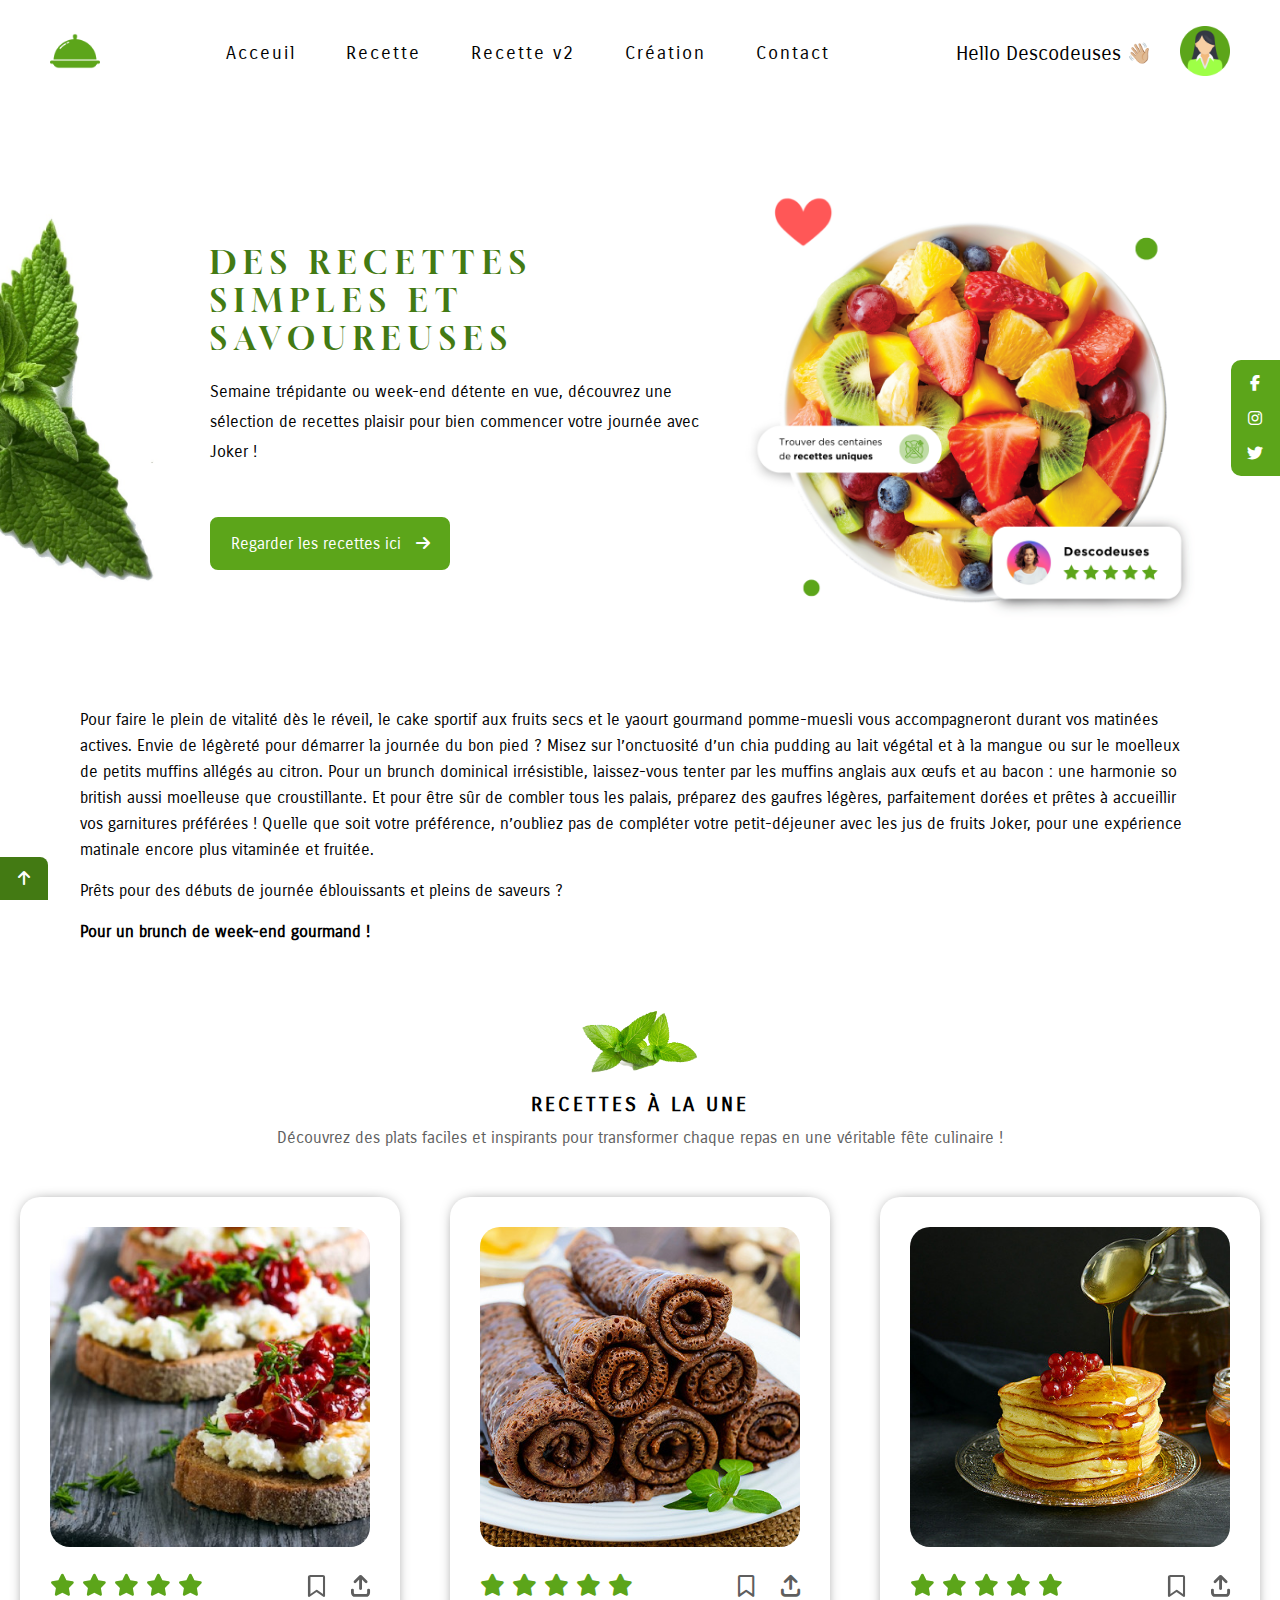
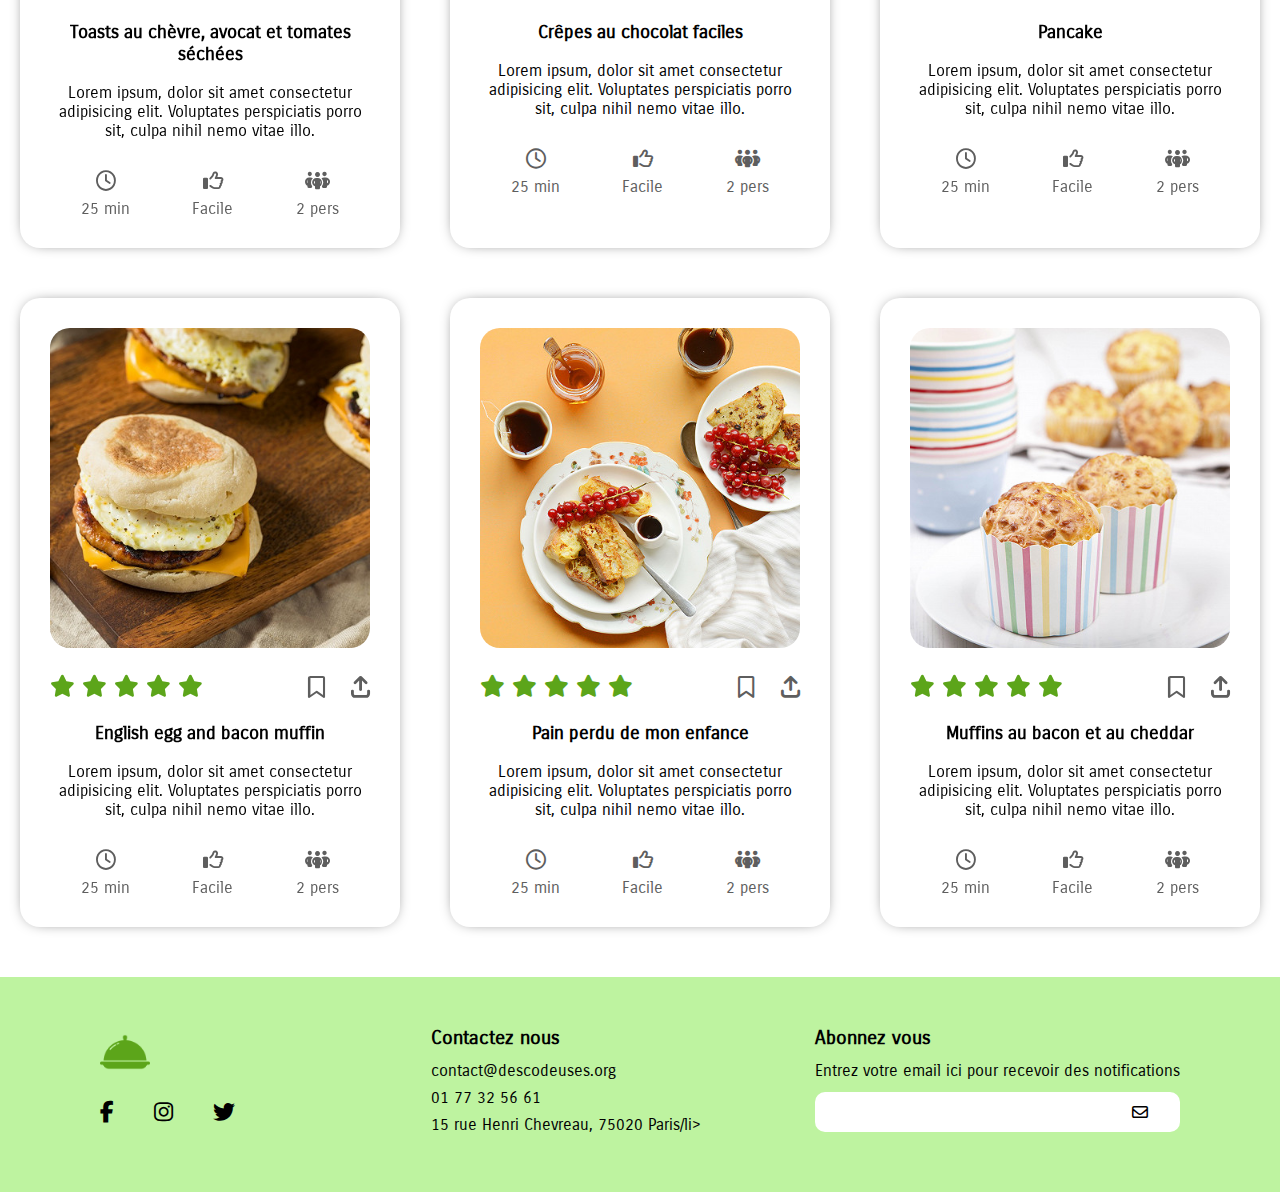
<file: index.html>
<!DOCTYPE html>
<html lang="en">

<head>
  <meta charset="UTF-8" />
  <meta name="viewport" content="width=device-width, initial-scale=1.0" />
  <link rel="stylesheet" href="../assets/css/style.css">
  <link rel="stylesheet" href="https://cdnjs.cloudflare.com/ajax/libs/font-awesome/6.5.2/css/all.min.css">
  <title>Acceuil</title>
</head>

<body>
  <header>
    <nav>
      <div class="navbar-container">
        <div class="navbar">
          <div class="logo">
            <div class="img-logo">
              <img src="../assets/images/logo.png" alt="logo">
            </div>
          </div>
          <div class="nav-links-container">
            <ul class="nav-links">
              <li><a href="../pages/index.html">Acceuil</a></li>
              <li><a href="../pages/recette.html">Recette</a></li>
              <li><a href="../pages/recette_v2.html">Recette v2</a></li>
              <li><a href="../pages/creation.html">Création</a></li>
              <li><a href="../pages/contact.html">Contact</a></li>
            </ul>
          </div>
          <div class="profile">
            <p>Hello Descodeuses 👋🏼</p>
            <div class="profile-pic">
              <img src="../assets/images/profile-pic.png" alt="pdp">
            </div>
          </div>
        </div>
      </div>
    </nav>
  </header>

  <main>
    <a href="#top">
      <div class="go-top"><i class="fa-solid fa-arrow-up"></i></div>
    </a>

    <div class="social">
      <i class="fa-brands fa-facebook-f"></i>
      <i class="fa-brands fa-instagram"></i>
      <i class="fa-brands fa-twitter"></i>
    </div>

    <div class="haut">
      <div class="plante">
        <img src="../assets/images/plante.png" alt="plante">
      </div>
      <div class="title">
        <h1>des recettes simples et savoureuses</h1>
        <div class="description-title">
          <p>
            Semaine trépidante ou week-end détente en vue, découvrez une sélection
            de recettes plaisir pour bien commencer votre journée avec Joker !
          </p>
        </div>
        <div class="bouton-recette">
          <a href="../pages/recette.html">
            <p>Regarder les recettes ici<i class="fa-solid fa-arrow-right"></i></p>
          </a>
        </div>
      </div>
      <div class="plat-haut">
        <img src="../assets/images/plat.png" alt="plat">
      </div>
    </div>

    <div class="description">
      <p>
        Pour faire le plein de vitalité dès le réveil, le cake sportif aux
        fruits secs et le yaourt gourmand pomme-muesli vous accompagneront
        durant vos matinées actives. Envie de légèreté pour démarrer la
        journée du bon pied ? Misez sur l’onctuosité d’un chia pudding au lait
        végétal et à la mangue ou sur le moelleux de petits muffins allégés au
        citron. Pour un brunch dominical irrésistible, laissez-vous tenter par
        les muffins anglais aux œufs et au bacon : une harmonie so british
        aussi moelleuse que croustillante. Et pour être sûr de combler tous
        les palais, préparez des gaufres légères, parfaitement dorées et
        prêtes à accueillir vos garnitures préférées ! Quelle que soit votre
        préférence, n’oubliez pas de compléter votre petit-déjeuner avec les
        jus de fruits Joker, pour une expérience matinale encore plus
        vitaminée et fruitée.
      </p>
      <p>
        Prêts pour des débuts de journée éblouissants et pleins de saveurs ?
      </p>
      <p><strong>Pour un brunch de week-end gourmand !</strong></p>
    </div>

    <div class="container-recipies">
      <div class="title-description">
        <div class="img-desc">
          <img src="../assets/images/menthe.png" alt="menthe">
        </div>
        <h2>Recettes à la une</h2>
        <p>Découvrez des plats faciles et inspirants pour transformer chaque repas en une véritable fête culinaire !</p>
      </div>

      <div class="liste-recettes">

        <div class="recette">
          <div class="image-recette">
            <img src="../assets/images/toasts-au-chevre-avocat-et-tomates-sechees.jpg" alt="toast" />
          </div>
          <div class="note-share-save">
            <div class="note">
              <i class="fa-solid fa-star"></i>
              <i class="fa-solid fa-star"></i>
              <i class="fa-solid fa-star"></i>
              <i class="fa-solid fa-star"></i>
              <i class="fa-solid fa-star"></i>
            </div>
            <div class="share-save">
              <i class="fa-regular fa-bookmark"></i>
              <i class="fa-solid fa-arrow-up-from-bracket"></i>
            </div>
          </div>

          <div class="name-recette">
            <a href="../pages/recette.html">Toasts au chèvre, avocat et tomates séchées</a>
          </div>
          <div class="desc-recette">
            <p>Lorem ipsum, dolor sit amet consectetur adipisicing elit. Voluptates perspiciatis porro sit, culpa nihil
              nemo vitae illo.</p>
          </div>
          <div class="under-desc">
            <div class="under">
              <div class="icon"><i class="fa-regular fa-clock"></i></div>
              <div class="text-under">25 min</div>
            </div>
            <div class="under">
              <div class="icon"><i class="fa-regular fa-thumbs-up"></i></div>
              <div class="text-under">Facile</div>
            </div>
            <div class="under">
              <div class="icon"><i class="fa-solid fa-people-group"></i></div>
              <div class="text-under">2 pers</div>
            </div>
          </div>
        </div>

        <div class="recette">
          <div class="image-recette">
            <img src="../assets/images/crepes-au-chocolat.jpeg" alt="crepe" />
          </div>
          <div class="note-share-save">
            <div class="note">
              <i class="fa-solid fa-star"></i>
              <i class="fa-solid fa-star"></i>
              <i class="fa-solid fa-star"></i>
              <i class="fa-solid fa-star"></i>
              <i class="fa-solid fa-star"></i>
            </div>
            <div class="share-save">
              <i class="fa-regular fa-bookmark"></i>
              <i class="fa-solid fa-arrow-up-from-bracket"></i>
            </div>
          </div>

          <div class="name-recette">
            <a href="../pages/recette.html">Crêpes au chocolat faciles</a>
          </div>
          <div class="desc-recette">
            <p>Lorem ipsum, dolor sit amet consectetur adipisicing elit. Voluptates perspiciatis porro sit, culpa nihil
              nemo vitae illo.</p>
          </div>
          <div class="under-desc">
            <div class="under">
              <div class="icon"><i class="fa-regular fa-clock"></i></div>
              <div class="text-under">25 min</div>
            </div>
            <div class="under">
              <div class="icon"><i class="fa-regular fa-thumbs-up"></i></div>
              <div class="text-under">Facile</div>
            </div>
            <div class="under">
              <div class="icon"><i class="fa-solid fa-people-group"></i></div>
              <div class="text-under">2 pers</div>
            </div>
          </div>
        </div>

        <div class="recette">
          <div class="image-recette">
            <img src="../assets/images/pancakes.jpg" alt="Pancake" />
          </div>
          <div class="note-share-save">
            <div class="note">
              <i class="fa-solid fa-star"></i>
              <i class="fa-solid fa-star"></i>
              <i class="fa-solid fa-star"></i>
              <i class="fa-solid fa-star"></i>
              <i class="fa-solid fa-star"></i>
            </div>
            <div class="share-save">
              <i class="fa-regular fa-bookmark"></i>
              <i class="fa-solid fa-arrow-up-from-bracket"></i>
            </div>
          </div>

          <div class="name-recette">
            <a href="../pages/recette.html">Pancake</a>
          </div>
          <div class="desc-recette">
            <p>Lorem ipsum, dolor sit amet consectetur adipisicing elit. Voluptates perspiciatis porro sit, culpa nihil
              nemo vitae illo.</p>
          </div>
          <div class="under-desc">
            <div class="under">
              <div class="icon"><i class="fa-regular fa-clock"></i></div>
              <div class="text-under">25 min</div>
            </div>
            <div class="under">
              <div class="icon"><i class="fa-regular fa-thumbs-up"></i></div>
              <div class="text-under">Facile</div>
            </div>
            <div class="under">
              <div class="icon"><i class="fa-solid fa-people-group"></i></div>
              <div class="text-under">2 pers</div>
            </div>
          </div>
        </div>

        <div class="recette">
          <div class="image-recette">
            <img src="../assets/images/english-breakfast-muffin.jpg" alt="egg" />
          </div>
          <div class="note-share-save">
            <div class="note">
              <i class="fa-solid fa-star"></i>
              <i class="fa-solid fa-star"></i>
              <i class="fa-solid fa-star"></i>
              <i class="fa-solid fa-star"></i>
              <i class="fa-solid fa-star"></i>
            </div>
            <div class="share-save">
              <i class="fa-regular fa-bookmark"></i>
              <i class="fa-solid fa-arrow-up-from-bracket"></i>
            </div>
          </div>

          <div class="name-recette">
            <a href="../pages/recette.html">English egg and bacon muffin</a>
          </div>
          <div class="desc-recette">
            <p>Lorem ipsum, dolor sit amet consectetur adipisicing elit. Voluptates perspiciatis porro sit, culpa nihil
              nemo vitae illo. </p>
          </div>
          <div class="under-desc">
            <div class="under">
              <div class="icon"><i class="fa-regular fa-clock"></i></div>
              <div class="text-under">25 min</div>
            </div>
            <div class="under">
              <div class="icon"><i class="fa-regular fa-thumbs-up"></i></div>
              <div class="text-under">Facile</div>
            </div>
            <div class="under">
              <div class="icon"><i class="fa-solid fa-people-group"></i></div>
              <div class="text-under">2 pers</div>
            </div>
          </div>
        </div>

        <div class="recette">
          <div class="image-recette">
            <img src="../assets/images/pain-perdu.jpg" alt="pain-perdu" />
          </div>
          <div class="note-share-save">
            <div class="note">
              <i class="fa-solid fa-star"></i>
              <i class="fa-solid fa-star"></i>
              <i class="fa-solid fa-star"></i>
              <i class="fa-solid fa-star"></i>
              <i class="fa-solid fa-star"></i>
            </div>
            <div class="share-save">
              <i class="fa-regular fa-bookmark"></i>
              <i class="fa-solid fa-arrow-up-from-bracket"></i>
            </div>
          </div>

          <div class="name-recette">
            <a href="../pages/recette.html">Pain perdu de mon enfance</a>
          </div>
          <div class="desc-recette">
            <p>Lorem ipsum, dolor sit amet consectetur adipisicing elit. Voluptates perspiciatis porro sit, culpa nihil
              nemo vitae illo.</p>
          </div>
          <div class="under-desc">
            <div class="under">
              <div class="icon"><i class="fa-regular fa-clock"></i></div>
              <div class="text-under">25 min</div>
            </div>
            <div class="under">
              <div class="icon"><i class="fa-regular fa-thumbs-up"></i></div>
              <div class="text-under">Facile</div>
            </div>
            <div class="under">
              <div class="icon"><i class="fa-solid fa-people-group"></i></div>
              <div class="text-under">2 pers</div>
            </div>
          </div>
        </div>

        <div class="recette">
          <div class="image-recette">
            <img src="../assets/images/muffins-au-bacon-et-au-cheddar.jpg" alt="muffin" />
          </div>
          <div class="note-share-save">
            <div class="note">
              <i class="fa-solid fa-star"></i>
              <i class="fa-solid fa-star"></i>
              <i class="fa-solid fa-star"></i>
              <i class="fa-solid fa-star"></i>
              <i class="fa-solid fa-star"></i>
            </div>
            <div class="share-save">
              <i class="fa-regular fa-bookmark"></i>
              <i class="fa-solid fa-arrow-up-from-bracket"></i>
            </div>
          </div>

          <div class="name-recette">
            <a href="../pages/recette.html">Muffins au bacon et au cheddar </a>
          </div>
          <div class="desc-recette">
            <p>Lorem ipsum, dolor sit amet consectetur adipisicing elit. Voluptates perspiciatis porro sit, culpa nihil
              nemo vitae illo.</p>
          </div>
          <div class="under-desc">
            <div class="under">
              <div class="icon"><i class="fa-regular fa-clock"></i></div>
              <div class="text-under">25 min</div>
            </div>
            <div class="under">
              <div class="icon"><i class="fa-regular fa-thumbs-up"></i></div>
              <div class="text-under">Facile</div>
            </div>
            <div class="under">
              <div class="icon"><i class="fa-solid fa-people-group"></i></div>
              <div class="text-under">2 pers</div>
            </div>
          </div>
        </div>

      </div>
    </div>

  </main>

  <footer>
    <div class="footer-container">
      <div class="left">

        <div class="logo">
          <div class="img-logo">
            <img src="../assets/images/logo.png" alt="logo">
          </div>
        </div>

        <div class="social-media">
          <i class="fa-brands fa-facebook-f"></i>
          <i class="fa-brands fa-instagram"></i>
          <i class="fa-brands fa-twitter"></i>
        </div>
      </div>

      <div class="center">
        <div class="contact-us">
          <h3>Contactez nous</h3>
          <ul>
            <li>contact@descodeuses.org</li>
            <li>01 77 32 56 61</li>
            <li>15 rue Henri Chevreau, 75020 Paris/li>
          </ul>
        </div>
      </div>
      <div class="right">
        <div class="subscribe">
          <h3>Abonnez vous</h3>
          <p>Entrez votre email ici pour recevoir des notifications</p>
          <form>
            <div class="input">
              <input type="email">
              <i class="fa-regular fa-envelope"></i>
            </div>
          </form>
        </div>
      </div>
    </div>
  </footer>
</body>

</html>
</file>
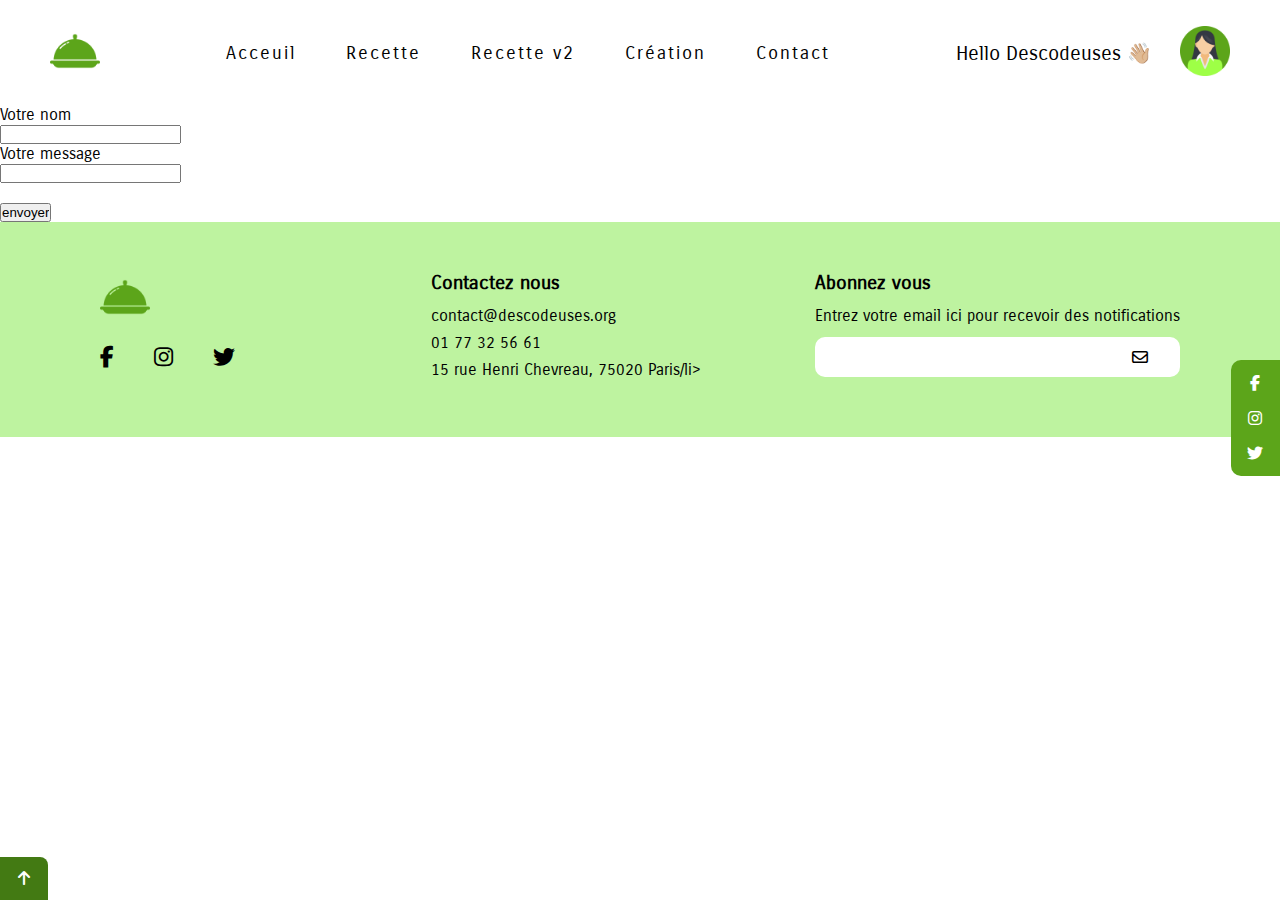
<file: pages/contact.html>
<!DOCTYPE html>
<html lang="en">

<head>
  <meta charset="UTF-8">
  <meta name="viewport" content="width=device-width, initial-scale=1.0">
  <link rel="stylesheet" href="../assets/css/style.css">
  <link rel="stylesheet" href="https://cdnjs.cloudflare.com/ajax/libs/font-awesome/6.5.2/css/all.min.css">
  <title>Contact</title>
</head>

<body>
  <header>
    <nav>
      <div class="navbar-container">
        <div class="navbar">
          <div class="logo">
            <div class="img-logo">
              <img src="../assets/images/logo.png" alt="logo">
            </div>
          </div>
          <div class="nav-links-container">
            <ul class="nav-links">
              <li><a href="../pages/index.html">Acceuil</a></li>
              <li><a href="../pages/recette.html">Recette</a></li>
              <li><a href="../pages/recette_v2.html">Recette v2</a></li>
              <li><a href="../pages/creation.html">Création</a></li>
              <li><a href="../pages/contact.html">Contact</a></li>
            </ul>
          </div>
          <div class="profile">
            <p>Hello Descodeuses 👋🏼</p>
            <div class="profile-pic">
              <img src="../assets/images/profile-pic.png" alt="pdp">
            </div>
          </div>
        </div>
      </div>
    </nav>
  </header>
  <main>
    <a href="#top">
      <div class="go-top"><i class="fa-solid fa-arrow-up"></i></div>
    </a>

    <div class="social">
      <i class="fa-brands fa-facebook-f"></i>
      <i class="fa-brands fa-instagram"></i>
      <i class="fa-brands fa-twitter"></i>
    </div>

    <section>
      <div class="message">
        <form>
          <label for="votre-nom">Votre nom</label>
          <br />
          <input type="text" name="votre-nom" />
          <br />
          <label for="votre-message">Votre message</label>
          <br />
          <input type="text" name="votre-message" />
          <br /><br />
          <label for=""></label>
          <input type="submit" value="envoyer" />
        </form>
      </div>
    </section>

  </main>
  <footer>
    <div class="footer-container">
      <div class="left">

        <div class="logo">
          <div class="img-logo">
            <img src="../assets/images/logo.png" alt="logo">
          </div>
        </div>

        <div class="social-media">
          <i class="fa-brands fa-facebook-f"></i>
          <i class="fa-brands fa-instagram"></i>
          <i class="fa-brands fa-twitter"></i>
        </div>
      </div>

      <div class="center">
        <div class="contact-us">
          <h3>Contactez nous</h3>
          <ul>
            <li>contact@descodeuses.org</li>
            <li>01 77 32 56 61</li>
            <li>15 rue Henri Chevreau, 75020 Paris/li>
          </ul>
        </div>
      </div>
      <div class="right">
        <div class="subscribe">
          <h3>Abonnez vous</h3>
          <p>Entrez votre email ici pour recevoir des notifications</p>
          <form>
            <div class="input">
              <input type="email">
              <i class="fa-regular fa-envelope"></i>
            </div>
          </form>
        </div>
      </div>
    </div>
  </footer>
</body>

</html>
</file>
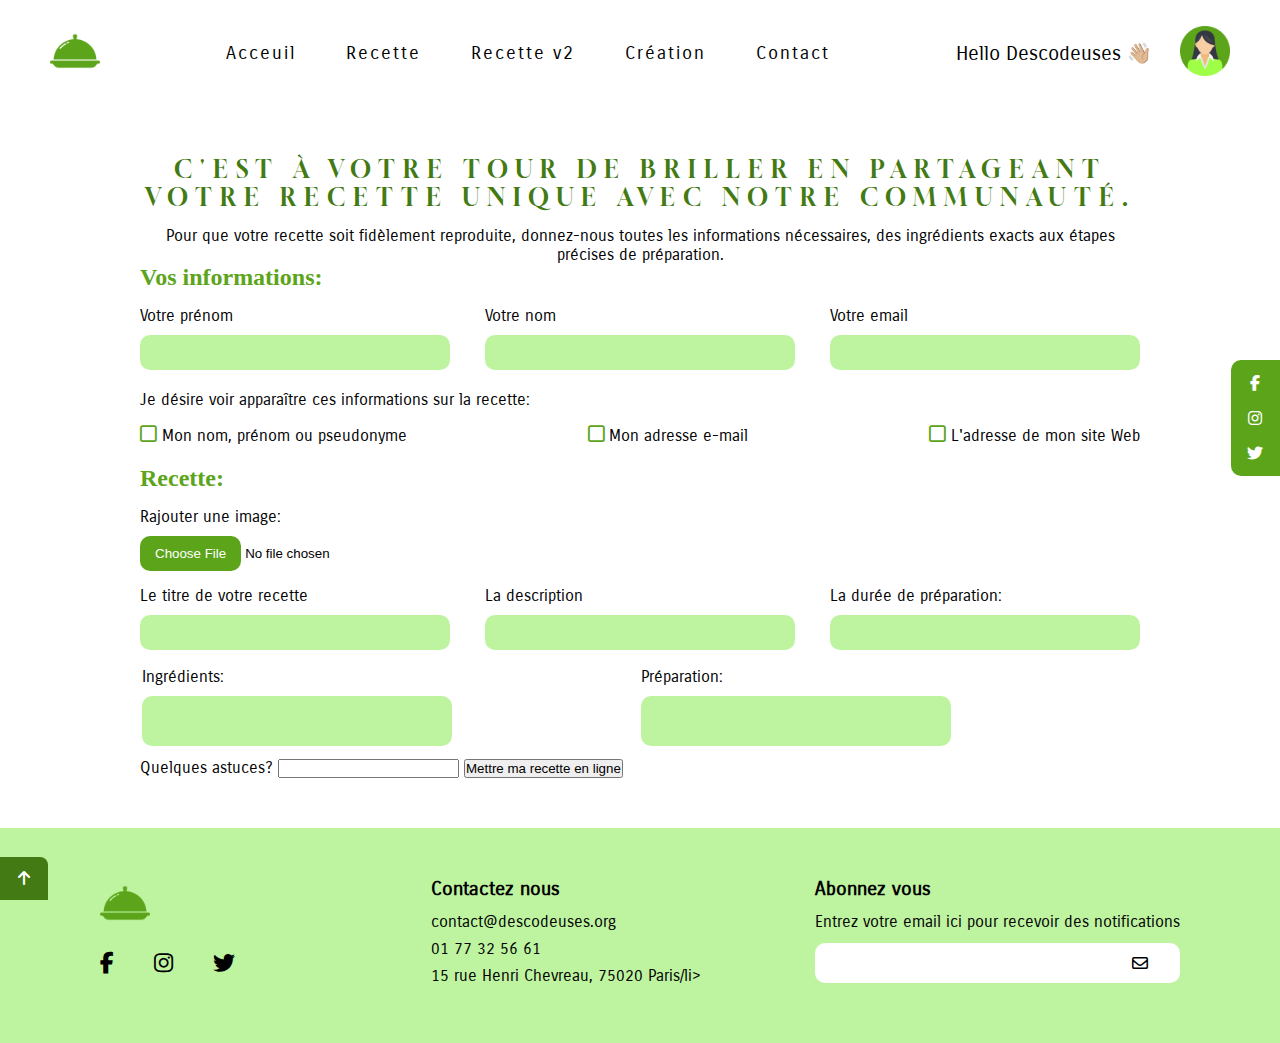
<file: pages/creation.html>
<!DOCTYPE html>
<html lang="en">

<head>
  <meta charset="UTF-8">
  <meta name="viewport" content="width=device-width, initial-scale=1.0">
  <link rel="stylesheet" href="../assets/css/style.css">
  <link rel="stylesheet" href="https://cdnjs.cloudflare.com/ajax/libs/font-awesome/6.5.2/css/all.min.css">
  <title>Créer votre recette!</title>
</head>

<body>
  <header>
    <nav>
      <div class="navbar-container">
        <div class="navbar">
          <div class="logo">
            <div class="img-logo">
              <img src="../assets/images/logo.png" alt="logo">
            </div>
          </div>
          <div class="nav-links-container">
            <ul class="nav-links">
              <li><a href="../pages/index.html">Acceuil</a></li>
              <li><a href="../pages/recette.html">Recette</a></li>
              <li><a href="../pages/recette_v2.html">Recette v2</a></li>
              <li><a href="../pages/creation.html">Création</a></li>
              <li><a href="../pages/contact.html">Contact</a></li>
            </ul>
          </div>
          <div class="profile">
            <p>Hello Descodeuses 👋🏼</p>
            <div class="profile-pic">
              <img src="../assets/images/profile-pic.png" alt="pdp">
            </div>
          </div>
        </div>
      </div>
    </nav>
  </header>
  <main>
    <a href="#top">
      <div class="go-top"><i class="fa-solid fa-arrow-up"></i></div>
    </a>

    <div class="social">
      <i class="fa-brands fa-facebook-f"></i>
      <i class="fa-brands fa-instagram"></i>
      <i class="fa-brands fa-twitter"></i>
    </div>

    <div class="creation-container">
      <div class="title title-creation">
        <h1>C'est à votre tour de briller en partageant votre recette unique avec notre communauté.</h1>
        <p>Pour que votre recette soit fidèlement reproduite, donnez-nous toutes les informations nécessaires, des
          ingrédients exacts aux étapes précises de préparation.
        </p>
      </div>

      <div class="creation-recette">
        <h2>Vos informations:</h2>
        <div class="form form-informations">
          <form>
            <div class="label">
              <label for="votre-nom">Votre prénom</label>
              <input type="text" name="votre-nom">
            </div>

            <div class="label">
              <label for="votre-prénom">Votre nom</label>
              <input type="text" name="votre-prénom">
            </div>

            <div class="label">
              <label for="votre-prénom">Votre email</label>
              <input type="email" name="votre-email">
            </div>
          </form>
        </div>

        <p>Je désire voir apparaître ces informations sur la recette:</p>

        <div class="form form-informations">
          <form style="display: flex; align-items: center" ;>
            <div class="label2">
              <p>
                <input type="checkbox" class="infos" id="infos">
                <label for="infos">Mon nom, prénom ou pseudonyme</label>
              </p>
            </div>

            <div class="label2">
              <p>
                <input type="checkbox" class="infos" id="infos">
                <label for="infos">Mon adresse e-mail</label>
              </p>
            </div>

            <div class="label2">
              <p>
                <input type="checkbox" class="infos" id="infos">
                <label for="infos">L'adresse de mon site Web</label>
              </p>
            </div>
          </form>
        </div>

      </div>

      <div class="creation-recette-container">
        <h2>Recette:</h2>

        <div class="form form-recette">
          <form>

            <div class="label2">
              <label for="image">Rajouter une image:</label>
              <input type="file" name="image">
            </div>

            <div class="form-without-img">
              <div class="label">
                <label for="titre">Le titre de votre recette</label>
                <input type="text" name="titre">
              </div>

              <div class="label">
                <label for="description">La description</label>
                <input type="text" name="description">
              </div>

              <div class="label">
                <label for="durée">La durée de préparation:</label>
                <input type="text" name="durée">
              </div>
            </div>
          </form>

          <div class="table">
            <table>
              <tr>
                <td>
                  <div class="label">
                    <label for="ingredients">Ingrédients:</label>
                    <textarea name="ingredients"></textarea>
                  </div>
                </td>
  
                <td>
                  <div class="label">
                    <label for="Préparation">Préparation:</label>
                    <textarea name="Préparation"></textarea>
                  </div>
                </td>
              </tr>
            </table>
          </div>

          <label for="astuce">Quelques astuces?</label>
          <input type="text" name="astuce">


          <input type="submit" name="envoyer" value="Mettre ma recette en ligne">
        </div>
      </div>
    </div>

  </main>

  <footer>
    <div class="footer-container">
      <div class="left">

        <div class="logo">
          <div class="img-logo">
            <img src="../assets/images/logo.png" alt="logo">
          </div>
        </div>

        <div class="social-media">
          <i class="fa-brands fa-facebook-f"></i>
          <i class="fa-brands fa-instagram"></i>
          <i class="fa-brands fa-twitter"></i>
        </div>
      </div>

      <div class="center">
        <div class="contact-us">
          <h3>Contactez nous</h3>
          <ul>
            <li>contact@descodeuses.org</li>
            <li>01 77 32 56 61</li>
            <li>15 rue Henri Chevreau, 75020 Paris/li>
          </ul>
        </div>
      </div>
      <div class="right">
        <div class="subscribe">
          <h3>Abonnez vous</h3>
          <p>Entrez votre email ici pour recevoir des notifications</p>
          <form>
            <div class="input">
              <input type="email">
              <i class="fa-regular fa-envelope"></i>
            </div>
          </form>
        </div>
      </div>
    </div>
  </footer>
</body>

</html>
</file>
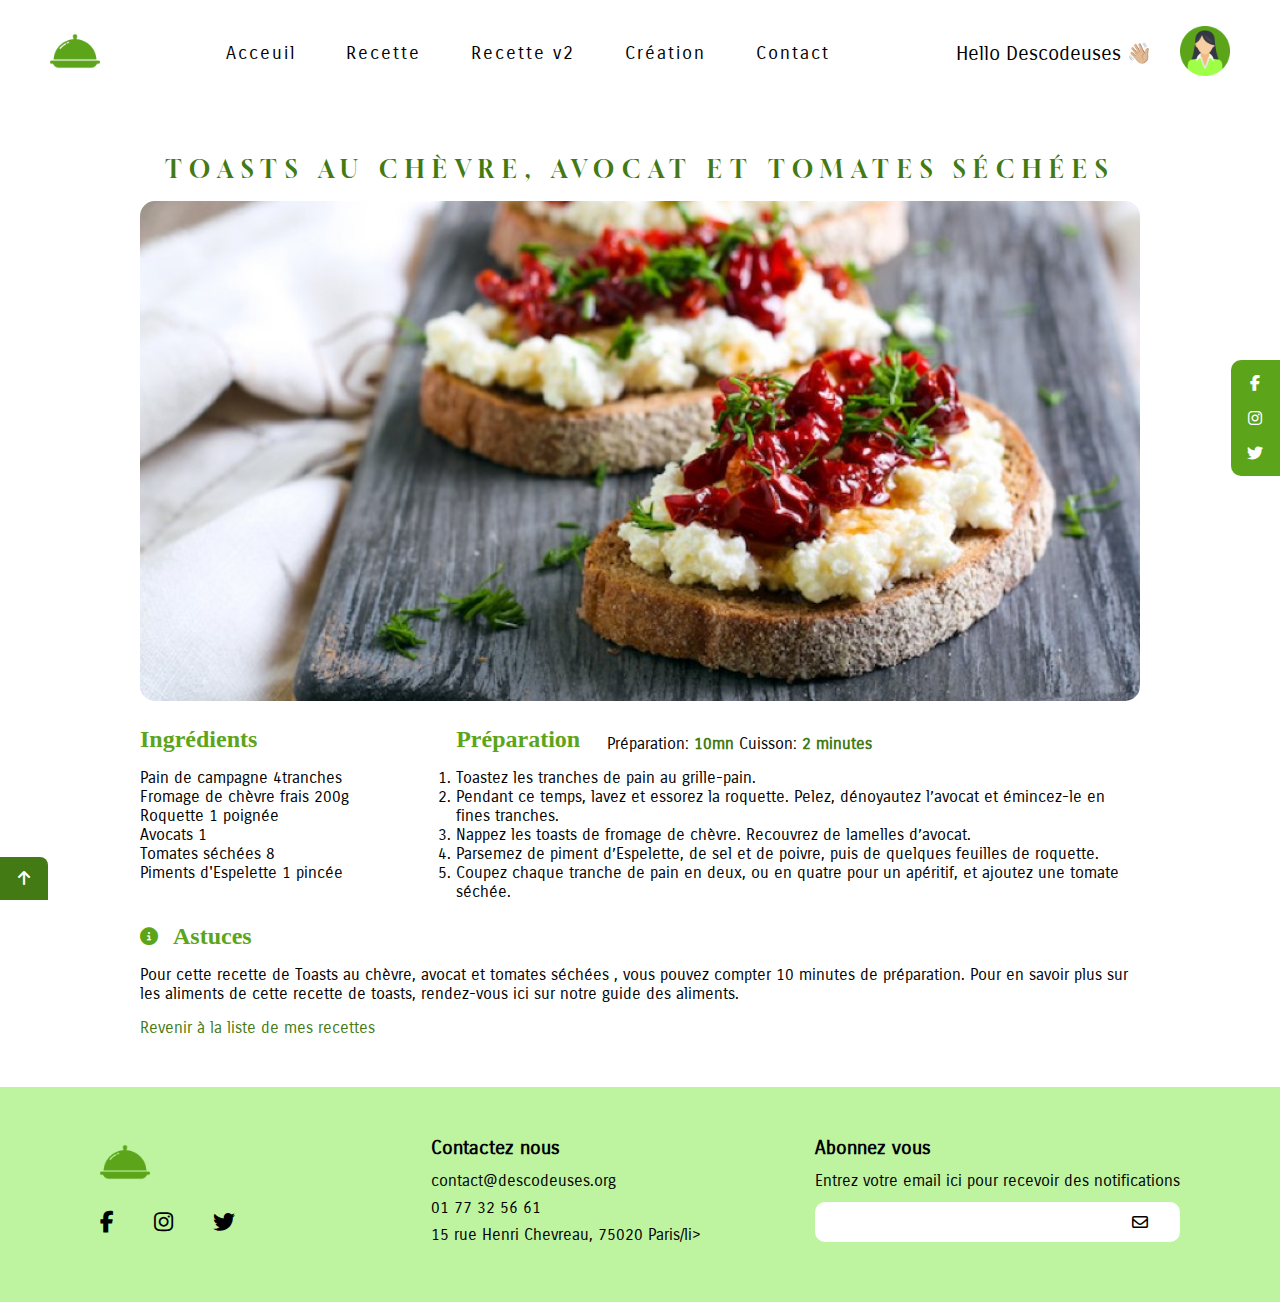
<file: pages/recette.html>
<!DOCTYPE html>
<html lang="en">

<head>
  <meta charset="UTF-8" />
  <meta name="viewport" content="width=device-width, initial-scale=1.0" />
  <link rel="stylesheet" href="../assets/css/style.css">
  <link rel="stylesheet" href="https://cdnjs.cloudflare.com/ajax/libs/font-awesome/6.5.2/css/all.min.css">
  <title>Recette</title>
</head>

<body>
  <header>
    <nav>
      <div class="navbar-container">
        <div class="navbar">
          <div class="logo">
            <div class="img-logo">
              <img src="../assets/images/logo.png" alt="logo">
            </div>
          </div>
          <div class="nav-links-container">
            <ul class="nav-links">
              <li><a href="../pages/index.html">Acceuil</a></li>
              <li><a href="../pages/recette.html">Recette</a></li>
              <li><a href="../pages/recette_v2.html">Recette v2</a></li>
              <li><a href="../pages/creation.html">Création</a></li>
              <li><a href="../pages/contact.html">Contact</a></li>
            </ul>
          </div>
          <div class="profile">
            <p>Hello Descodeuses 👋🏼</p>
            <div class="profile-pic">
              <img src="../assets/images/profile-pic.png" alt="pdp">
            </div>
          </div>
        </div>
      </div>
    </nav>
  </header>

  <main>

    <a href="#top">
      <div class="go-top"><i class="fa-solid fa-arrow-up"></i></div>
    </a>

    <div class="social">
      <i class="fa-brands fa-facebook-f"></i>
      <i class="fa-brands fa-instagram"></i>
      <i class="fa-brands fa-twitter"></i>
    </div>

    <div class="recette-container">
      <div class="title title-recipe">
        <h1>Toasts au chèvre, avocat et tomates séchées</h1>
        <div class="image-recipe">
          <img src="../assets/images/toasts-au-chevre-avocat-et-tomates-sechees.jpg" alt="toast" />
        </div>
      </div>

      <div class="container-astuce-prep-ingr">
        <div class="container-ingredient-preparation">
          <div class="ingredients">
            <h2>Ingrédients</h2>
            <ul>
              <li>Pain de campagne 4tranches</li>
              <li>Fromage de chèvre frais 200g</li>
              <li>Roquette 1 poignée</li>
              <li>Avocats 1</li>
              <li>Tomates séchées 8</li>
              <li>Piments d'Espelette 1 pincée</li>
            </ul>
          </div>

          <div class="préparation">
            <div class="details-prep">
              <h2>Préparation</h2>
              <p>Préparation: <strong>10mn</strong> Cuisson:
                <strong>2 minutes</strong>
              </p>
            </div>
            <ol type="1">
              <li>Toastez les tranches de pain au grille-pain.</li>
              <li>
                Pendant ce temps, lavez et essorez la roquette. Pelez, dénoyautez
                l’avocat et émincez-le en fines tranches.
              </li>
              <li>
                Nappez les toasts de fromage de chèvre. Recouvrez de lamelles
                d’avocat.
              </li>
              <li>
                Parsemez de piment d’Espelette, de sel et de poivre, puis de
                quelques feuilles de roquette.
              </li>
              <li>
                Coupez chaque tranche de pain en deux, ou en quatre pour un
                apéritif, et ajoutez une tomate séchée.
              </li>
            </ol>
          </div>

        </div>
      </div>
      <div class="astuce">
        <div class="title-astuce">
          <i class="fa-solid fa-circle-info"></i>
          <h2>Astuces</h2>
        </div>
        <p>
          Pour cette recette de Toasts au chèvre, avocat et tomates séchées ,
          vous pouvez compter 10 minutes de préparation. Pour en savoir plus
          sur les aliments de cette recette de toasts, rendez-vous ici sur
          notre guide des aliments.
        </p>
      </div>
      
      <div class="back-to-acceuil">
        <a href="../pages/index.html">Revenir à la liste de mes recettes</a>
      </div>
    </div>
  </main>

  <footer>
    <div class="footer-container">
      <div class="left">

        <div class="logo">
          <div class="img-logo">
            <img src="../assets/images/logo.png" alt="logo">
          </div>
        </div>

        <div class="social-media">
          <i class="fa-brands fa-facebook-f"></i>
          <i class="fa-brands fa-instagram"></i>
          <i class="fa-brands fa-twitter"></i>
        </div>
      </div>

      <div class="center">
        <div class="contact-us">
          <h3>Contactez nous</h3>
          <ul>
            <li>contact@descodeuses.org</li>
            <li>01 77 32 56 61</li>
            <li>15 rue Henri Chevreau, 75020 Paris/li>
          </ul>
        </div>
      </div>
      <div class="right">
        <div class="subscribe">
          <h3>Abonnez vous</h3>
          <p>Entrez votre email ici pour recevoir des notifications</p>
          <form>
            <div class="input">
              <input type="email">
              <i class="fa-regular fa-envelope"></i>
            </div>
          </form>
        </div>
      </div>
    </div>
  </footer>
</body>

</html>
</file>
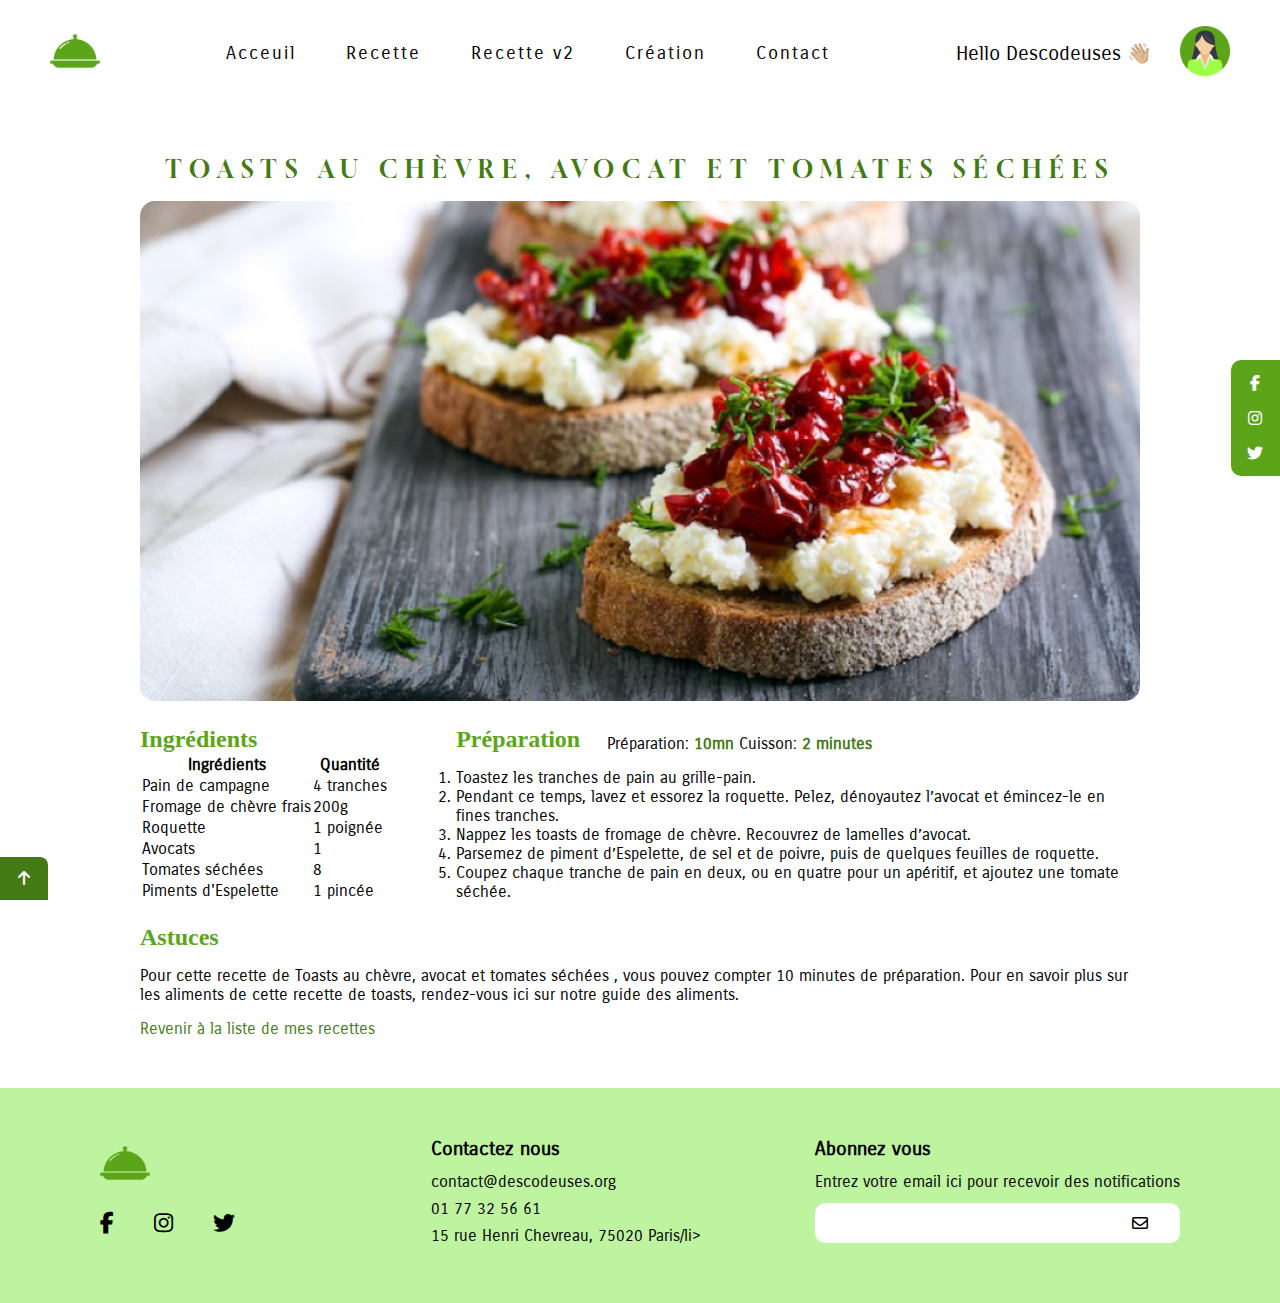
<file: pages/recette_v2.html>
<!DOCTYPE html>
<html lang="en">

<head>
    <meta charset="UTF-8" />
    <meta name="viewport" content="width=device-width, initial-scale=1.0" />
    <link rel="stylesheet" href="../assets/css/style.css">
    <link rel="stylesheet" href="https://cdnjs.cloudflare.com/ajax/libs/font-awesome/6.5.2/css/all.min.css">
    <title>Recette v2</title>
</head>

<body>
    <header>
        <nav>
            <div class="navbar-container">
                <div class="navbar">
                    <div class="logo">
                        <div class="img-logo">
                            <img src="../assets/images/logo.png" alt="logo">
                        </div>
                    </div>
                    <div class="nav-links-container">
                        <ul class="nav-links">
                            <li><a href="../pages/index.html">Acceuil</a></li>
                            <li><a href="../pages/recette.html">Recette</a></li>
                            <li><a href="../pages/recette_v2.html">Recette v2</a></li>
                            <li><a href="../pages/creation.html">Création</a></li>
                            <li><a href="../pages/contact.html">Contact</a></li>
                        </ul>
                    </div>
                    <div class="profile">
                        <p>Hello Descodeuses 👋🏼</p>
                        <div class="profile-pic">
                            <img src="../assets/images/profile-pic.png" alt="pdp">
                        </div>
                    </div>
                </div>
            </div>
        </nav>
    </header>

    <main>

        <a href="#top">
            <div class="go-top"><i class="fa-solid fa-arrow-up"></i></div>
        </a>

        <div class="social">
            <i class="fa-brands fa-facebook-f"></i>
            <i class="fa-brands fa-instagram"></i>
            <i class="fa-brands fa-twitter"></i>
        </div>

        <div class="recette-container">
            <div class="title title-recipe">
                <h1>Toasts au chèvre, avocat et tomates séchées</h1>
                <div class="image-recipe">
                    <img src="../assets/images/toasts-au-chevre-avocat-et-tomates-sechees.jpg" alt="toast" />
                </div>
            </div>
            <div class="container-astuce-prep-ingr">
                <div class="container-ingredient-preparation">
                    <div class="ingredients">
                        <h2>Ingrédients</h2>
                        <table>
                            <tr>
                                <th>Ingrédients</th>
                                <th>Quantité</th>
                            </tr>
                            <tr>
                                <td>Pain de campagne</td>
                                <td>4 tranches</td>
                            </tr>
                            <tr>
                                <td>Fromage de chèvre frais</td>
                                <td>200g</td>
                            </tr>
                            <tr>
                                <td>Roquette</td>
                                <td>1 poignée</td>
                            </tr>
                            <tr>
                                <td>Avocats</td>
                                <td>1</td>
                            </tr>
                            <tr>
                                <td>Tomates séchées</td>
                                <td>8</td>
                            </tr>
                            <tr>
                                <td>Piments d'Espelette</td>
                                <td>1 pincée</td>
                            </tr>
                        </table>
                    </div>

                    <div class="préparation">
                        <div class="details-prep">
                            <h2>Préparation</h2>
                            <p>Préparation: <strong>10mn</strong> Cuisson:
                                <strong>2 minutes</strong>
                            </p>
                        </div>
                        <ol type="1">
                            <li>Toastez les tranches de pain au grille-pain.</li>
                            <li>
                                Pendant ce temps, lavez et essorez la roquette. Pelez, dénoyautez
                                l’avocat et émincez-le en fines tranches.
                            </li>
                            <li>
                                Nappez les toasts de fromage de chèvre. Recouvrez de lamelles
                                d’avocat.
                            </li>
                            <li>
                                Parsemez de piment d’Espelette, de sel et de poivre, puis de
                                quelques feuilles de roquette.
                            </li>
                            <li>
                                Coupez chaque tranche de pain en deux, ou en quatre pour un
                                apéritif, et ajoutez une tomate séchée.
                            </li>
                        </ol>
                    </div>
                </div>

                <div class="astuce">
                    <h2>Astuces</h2>
                    <p>
                        Pour cette recette de Toasts au chèvre, avocat et tomates séchées ,
                        vous pouvez compter 10 minutes de préparation. Pour en savoir plus
                        sur les aliments de cette recette de toasts, rendez-vous ici sur
                        notre guide des aliments.
                    </p>
                </div>
            </div>
            <div class="back-to-acceuil">
                <a href="../pages/index.html">Revenir à la liste de mes recettes</a>
            </div>
        </div>

    </main>

    <footer>
        <div class="footer-container">
            <div class="left">

                <div class="logo">
                    <div class="img-logo">
                        <img src="../assets/images/logo.png" alt="logo">
                    </div>
                </div>

                <div class="social-media">
                    <i class="fa-brands fa-facebook-f"></i>
                    <i class="fa-brands fa-instagram"></i>
                    <i class="fa-brands fa-twitter"></i>
                </div>
            </div>

            <div class="center">
                <div class="contact-us">
                    <h3>Contactez nous</h3>
                    <ul>
                        <li>contact@descodeuses.org</li>
                        <li>01 77 32 56 61</li>
                        <li>15 rue Henri Chevreau, 75020 Paris/li>
                    </ul>
                </div>
            </div>
            <div class="right">
                <div class="subscribe">
                    <h3>Abonnez vous</h3>
                    <p>Entrez votre email ici pour recevoir des notifications</p>
                    <form>
                        <div class="input">
                            <input type="email">
                            <i class="fa-regular fa-envelope"></i>
                        </div>
                    </form>
                </div>
            </div>
        </div>
    </footer>
</body>

</html>
</file>
<file: assets/css/style.css>
@import url("https://fonts.googleapis.com/css2?family=Carrois+Gothic&display=swap");
@import url("https://fonts.googleapis.com/css2?family=Gloock&display=swap");
* {
  margin: 0;
  padding: 0;
}

:root {
  --green: #5ca51a;
  --dark-green: #437a13;
  --light-green: #bef3a0;
  --white: #fff;
  --black: #000;
  --light-grey: #5e5e5e;
}

@keyframes slidein {
  from {
    margin-left: 10%;
  }

  to {
    margin-left: 0%;
    width: 100%;
  }
}

/*general*/
html {
  scroll-behavior: smooth;
}

body {
  box-sizing: border-box;
  background-color: var(--white);
  font-family: "Carrois Gothic";
}

a {
  text-decoration: none;
}

ul li {
  list-style-type: none;
}

h2 {
  font-family: "Times New Roman", Times, serif;
  color: var(--green);
}

.go-top {
  cursor: pointer;
  position: fixed;
  background-color: var(--dark-green);
  color: var(--white);
  border-radius: 0 8px 0 0;
  padding: 12px 18px;
  bottom: 0;
}

.social {
  cursor: pointer;
  position: fixed;
  right: 0;
  top: 40%;
  background-color: var(--green);
  color: var(--white);
  padding: 15px;
  writing-mode: vertical-rl;
  text-orientation: upright;
  border-radius: 10px 0 0 10px;
}

/*general*/

/*navbar*/

.navbar {
  display: flex;
  justify-content: space-between;
  padding: 0 50px;
  height: 105px;
}

.logo {
  display: flex;
  align-items: center;
  gap: 20px;
  cursor: pointer;
}

.img-logo img {
  width: 50px;
  height: 50px;
}

.nav-links-container {
  display: flex;
  align-items: center;
}

.nav-links {
  display: flex;
  align-items: center;
  gap: 50px;
}

.nav-links a {
  color: var(--black);
  font-family: "Carrois Gothic";
  font-weight: 300;
  letter-spacing: 2px;
  font-size: 18px;
}

.nav-links a:hover {
  color: var(--green);
}

.profile {
  display: flex;
  align-items: center;
  gap: 28px;
}

.profile p {
  color: var(--black);
  font-size: 20px;
}

.profile-pic img {
  width: 50px;
  height: 50px;
}

/*navbar*/

/*PAGE ACCEUIL*/

/*top acceuil*/

.haut {
  display: flex;
  align-items: center;
  margin: 50px 0;
}

.plante img {
  width: 80%;
}

.title h1 {
  font-family: "Gloock", serif;
  font-weight: 400;
  letter-spacing: 8px;
  color: var(--dark-green);
  text-transform: uppercase;
}

.description-title p {
  margin-top: 20px;
  line-height: 30px;
}

.plat-haut img {
  width: 90%;
}

.bouton-recette {
  margin-top: 50px;
  cursor: pointer;
}

.bouton-recette p:hover {
  background-color: var(--white);
  border: 2px solid var(--green);
  color: var(--green);
}

.bouton-recette p {
  display: flex;
  justify-content: center;
  align-items: center;
  gap: 15px;
  width: 200px;
  background-color: var(--green);
  border: 2px solid var(--green);
  color: var(--white);
  padding: 15px 18px;
  border-radius: 8px;
}

/*top acceuil*/

/*description acceuil*/

.description {
  padding: 0 80px 50px 80px;
}

.description p {
  padding-bottom: 15px;
  line-height: 26px;
  animation-duration: 5s;
  animation-name: slidein;
  animation-fill-mode: both;
}

/*description acceuil*/

/*recette acceuil*/

.title-description {
  margin-bottom: 50px;
  display: flex;
  flex-direction: column;
  align-items: center;
}

.title-description h2 {
  font-family:  "Carrois Gothic";
  color: var(--black);
  letter-spacing: 3px;
  margin-top: 15px;
  font-size: 20px;
}

.title-description p {
  color: var(--light-grey);
  margin-top: 12px;
}

.img-desc img {
  width: 120px;
}

.title-description h2 {
  text-transform: uppercase;
}

.liste-recettes {
  display: flex;
  justify-content: center;
  gap: 50px;
  flex-wrap: wrap;
  padding-bottom: 50px;
}

.recette {
  padding: 30px;
  box-shadow: 0px 0px 16px -8px #000;
  border-radius: 20px;
  width: 320px;
  transform: scale(1);
  transition: transform 1s ease;
}

.recette:hover {
  transform: scale(1.05);
  cursor: pointer;
}

.image-recette img {
  border-radius: 20px;
  width: 100%;
  height: 320px;
  object-fit: cover;
}

.name-recette {
  text-align: center;
}

.name-recette a {
  color: var(--black);
  font-size: 18px;
  text-align: center;
  font-weight: bold;
  font-family:  "Carrois Gothic";
}

.name-recette a:hover {
  color: var(--green);
}

.note-share-save {
  display: flex;
  justify-content: space-between;
  align-items: center;
  margin: 22px 0;
}

.share-save {
  display: flex;
  gap: 26px;
  font-size: 22px;
  color: var(--light-grey);
}

.note {
  font-size: 22px;
  color: var(--green);
}

.desc-recette {
  margin: 18px 0;
  text-align: center;
}

.under-desc {
  display: flex;
  justify-content: space-around;
  align-items: center;
  margin-top: 30px;
}

.under {
  display: flex;
  flex-direction: column;
  align-items: center;
  color: var(--light-grey);
}

.text-under {
  margin-top: 6px;
}

.icon {
  font-size: 20px;
}
/*recette*/

/*FIN PAGE ACCEUIL*/

/*PAGE RECETTE*/

.recette-container {
  max-width: 1000px;
  margin: 50px auto;
}

.title.title-recipe {
  text-align: center;
  font-size: 12px;
}

.image-recipe {
  margin-top: 18px;
}

.image-recipe img {
  width: 100%;
  height: 500px;
  object-fit: cover;
  border-radius: 15px;
}

.container-ingredient-preparation {
  display: flex;
  justify-content: space-between;
  margin-top: 22px;
}

.details-prep {
  display: flex;
  align-items: end;
  gap: 27px;
}

.details-prep strong {
  color: var(--dark-green);
}

.préparation ol {
  margin-top: 15px;
}

.ingredients {
  width: 35%;
}

.ingredients ul {
  margin-top: 15px;
}

.astuce {
  margin-top: 22px;
}

.title-astuce {
  display: flex;
  align-items: center;
  gap: 15px;
}

.title-astuce i {
  color: var(--green);
  font-size: 18px;
}

.astuce p {
  margin-top: 15px;
}

.back-to-acceuil {
  margin-top: 15px;
}

.back-to-acceuil a {
  color: var(--dark-green);
}

/*FIN PAGE RECETTE*/

/*PAGE CRÉATION*/
.creation-container {
  max-width: 1000px;
  margin: 50px auto;
}

.title.title-creation {
  text-align: center;
  font-size: 12px;
  margin-top: 50px;
}

.form.form-informations {
  margin-bottom: 20px;
}

.form-informations form {
  display: flex;
  justify-content: space-between;
}

.form.form-recette .form-without-img {
  display: flex;
  flex-wrap: wrap;
  justify-content: space-between;
  margin-top: 15px;
}

.form.form-recette .table {
  display: flex;
  justify-content: center;
  align-items: center;
  margin-top: 15px;
}

.form.form-recette .table table {
  width: 100%;
}

.title-creation p {
  font-size: 16px;
  margin-top: 15px;
}

.creation-recette h2 {
  margin-bottom: 15px;
}

.creation-recette-container h2 {
  margin-bottom: 15px;
}

.creation-recette p {
  margin-top: 15px;
}

.label {
  display: flex;
  flex-direction: column;
}

.label label,
textarea {
  margin-bottom: 10px;
}

.label2 {
  display: flex;
  flex-direction: column;
}

/*copier coller pour styliser mais a comprendre*/
input[type="checkbox"].infos {
  display: none;
}
input[type="checkbox"].infos + label::before {
  font-family: "Font Awesome 5 Free";
  content: "\f0c8";
  font-size: 1.2em;
  color: var(--green);
  margin-right: 0.3rem;
}
input[type="checkbox"].infos:checked + label::before {
  content: "\f14a";
  color: var(--green);
}
/*copier coller pour styliser mais a comprendre*/

.label2 label {
  margin-bottom: 10px;
}

.form .label input,
textarea {
  outline: none;
  border: none;
  background-color: var(--light-green);
  width: 280px;
  padding: 10px 15px;
  border-radius: 10px;
  resize: none;
}

.form input::file-selector-button {
  color: var(--white);
  border-radius: 10px;
  background-color: var(--green);
  padding: 10px 15px;
  outline: none;
  border: none;
  cursor: pointer;
}

.form input::file-selector-button:hover {
  background-color: #437a13;
}
/*FIN PAGE CRÉATION*/

/*footer*/

.footer-container {
  display: flex;
  justify-content: space-between;
  padding: 50px 100px;
  background-color: var(--light-green);
}

.left {
  width: 20%;
}

.social-media {
  display: flex;
  gap: 40px;
  align-items: center;
  margin-top: 20px;
  color: var(--black);
  font-size: 22px;
}

.contact-us h3 {
  margin-bottom: 12px;
}

.contact-us li {
  margin-bottom: 8px;
}

.subscribe h3 {
  margin-bottom: 12px;
}

.subscribe .input input {
  border: none;
  background: none;
  outline: none;
}

.input {
  margin-top: 12px;
  background-color: var(--white);
  color: var(--black);
  display: flex;
  justify-content: space-between;
  padding: 12px 32px;
  border-radius: 10px;
}
/*footer*/
</file>
